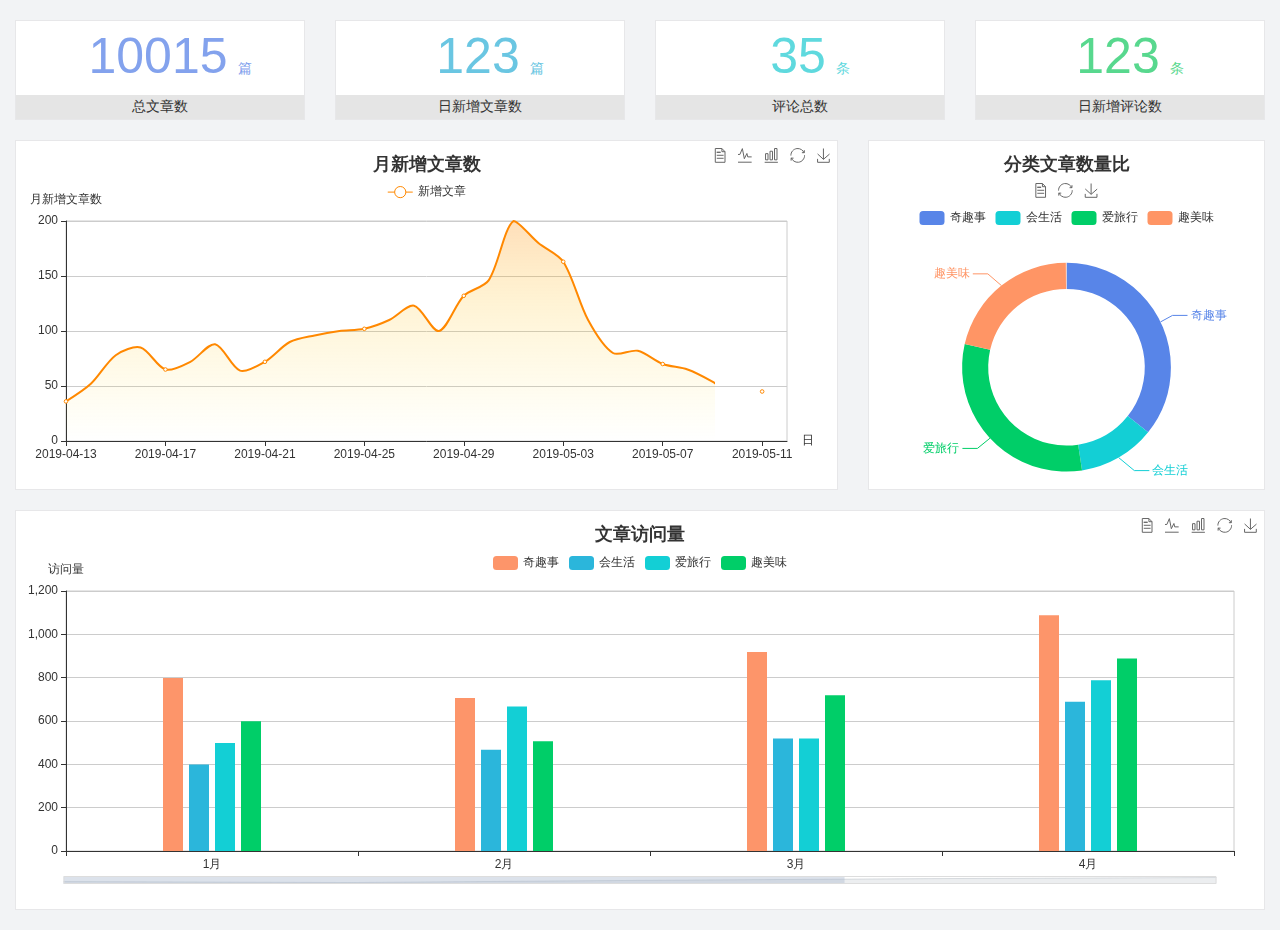
<file: home/dashboard.html>
<!DOCTYPE html>
<html lang="en">

<head>
    <meta charset="UTF-8">
    <meta name="viewport" content="width=device-width, initial-scale=1.0">
    <meta http-equiv="X-UA-Compatible" content="ie=edge">
    <title>图表统计</title>
    <link rel="stylesheet" href="../asset/lib/bootstrap.css" />
    <link rel="stylesheet" href="../asset/lib/main.css" />
    <script src="../asset/lib/jquery.js"></script>
    <script type="text/javascript" src="../asset/lib/echarts.min.js"></script>
</head>

<body>
    <div class="container-fluid">
        <div class="row spannel_list">
            <div class="col-sm-3 col-xs-6">
                <div class="spannel">
                    <em>10015</em><span>篇</span>
                    <b>总文章数</b>
                </div>
            </div>
            <div class="col-sm-3 col-xs-6">
                <div class="spannel scolor01">
                    <em>123</em><span>篇</span>
                    <b>日新增文章数</b>
                </div>
            </div>
            <div class="col-sm-3 col-xs-6">
                <div class="spannel scolor02">
                    <em>35</em><span>条</span>
                    <b>评论总数</b>
                </div>
            </div>
            <div class="col-sm-3 col-xs-6">
                <div class="spannel scolor03">
                    <em>123</em><span>条</span>
                    <b>日新增评论数</b>
                </div>
            </div>
        </div>
    </div>

    <div class="container-fluid">
        <div class="row curve-pie">
            <div class="col-lg-8 col-md-8">
                <div class="gragh_pannel" id="curve_show"></div>
            </div>
            <div class="col-lg-4 col-md-4">
                <div class="gragh_pannel" id="pie_show"></div>
            </div>
        </div>
    </div>

    <div class="container-fluid">
        <div class="column_pannel" id="column_show"></div>
    </div>

    <script>
        var oChart = echarts.init(document.getElementById('curve_show'));
        var aList_all = [
            { 'count': 36, 'date': '2019-04-13' },
            { 'count': 52, 'date': '2019-04-14' },
            { 'count': 78, 'date': '2019-04-15' },
            { 'count': 85, 'date': '2019-04-16' },
            { 'count': 65, 'date': '2019-04-17' },
            { 'count': 72, 'date': '2019-04-18' },
            { 'count': 88, 'date': '2019-04-19' },
            { 'count': 64, 'date': '2019-04-20' },
            { 'count': 72, 'date': '2019-04-21' },
            { 'count': 90, 'date': '2019-04-22' },
            { 'count': 96, 'date': '2019-04-23' },
            { 'count': 100, 'date': '2019-04-24' },
            { 'count': 102, 'date': '2019-04-25' },
            { 'count': 110, 'date': '2019-04-26' },
            { 'count': 123, 'date': '2019-04-27' },
            { 'count': 100, 'date': '2019-04-28' },
            { 'count': 132, 'date': '2019-04-29' },
            { 'count': 146, 'date': '2019-04-30' },
            { 'count': 200, 'date': '2019-05-01' },
            { 'count': 180, 'date': '2019-05-02' },
            { 'count': 163, 'date': '2019-05-03' },
            { 'count': 110, 'date': '2019-05-04' },
            { 'count': 80, 'date': '2019-05-05' },
            { 'count': 82, 'date': '2019-05-06' },
            { 'count': 70, 'date': '2019-05-07' },
            { 'count': 65, 'date': '2019-05-08' },
            { 'count': 54, 'date': '2019-05-09' },
            { 'count': 40, 'date': '2019-05-10' },
            { 'count': 45, 'date': '2019-05-11' },
            { 'count': 38, 'date': '2019-05-12' },
        ];

        let aCount = [];
        let aDate = [];

        for (var i = 0; i < aList_all.length; i++) {
            aCount.push(aList_all[i].count);
            aDate.push(aList_all[i].date);
        }

        var chartopt = {
            title: {
                text: '月新增文章数',
                left: 'center',
                top: '10'
            },
            tooltip: {
                trigger: 'axis'
            },
            legend: {
                data: ['新增文章'],
                top: '40'
            },
            toolbox: {
                show: true,
                feature: {
                    mark: { show: true },
                    dataView: { show: true, readOnly: false },
                    magicType: { show: true, type: ['line', 'bar'] },
                    restore: { show: true },
                    saveAsImage: { show: true }
                }
            },
            calculable: true,
            xAxis: [
                {
                    name: '日',
                    type: 'category',
                    boundaryGap: false,
                    data: aDate
                }
            ],
            yAxis: [
                {
                    name: '月新增文章数',
                    type: 'value'
                }
            ],
            series: [
                {
                    name: '新增文章',
                    type: 'line',
                    smooth: true,
                    itemStyle: { normal: { areaStyle: { type: 'default' }, color: '#f80' }, lineStyle: { color: '#f80' } },
                    data: aCount
                }],
            areaStyle: {
                normal: {
                    color: new echarts.graphic.LinearGradient(0, 0, 0, 1, [{
                        offset: 0,
                        color: 'rgba(255,136,0,0.39)'
                    }, {
                        offset: .34,
                        color: 'rgba(255,180,0,0.25)'
                    }, {
                        offset: 1,
                        color: 'rgba(255,222,0,0.00)'
                    }])

                }
            },
            grid: {
                show: true,
                x: 50,
                x2: 50,
                y: 80,
                height: 220
            }
        };

        oChart.setOption(chartopt);


        var oPie = echarts.init(document.getElementById('pie_show'));
        var oPieopt =
        {
            title: {
                top: 10,
                text: '分类文章数量比',
                x: 'center'
            },
            tooltip: {
                trigger: 'item',
                formatter: "{a} <br/>{b} : {c} ({d}%)"
            },
            color: ['#5885e8', '#13cfd5', '#00ce68', '#ff9565'],
            legend: {
                x: 'center',
                top: 65,
                data: ['奇趣事', '会生活', '爱旅行', '趣美味']
            },
            toolbox: {
                show: true,
                x: 'center',
                top: 35,
                feature: {
                    mark: { show: true },
                    dataView: { show: true, readOnly: false },
                    magicType: {
                        show: true,
                        type: ['pie', 'funnel'],
                        option: {
                            funnel: {
                                x: '25%',
                                width: '50%',
                                funnelAlign: 'left',
                                max: 1548
                            }
                        }
                    },
                    restore: { show: true },
                    saveAsImage: { show: true }
                }
            },
            calculable: true,
            series: [
                {
                    name: '访问来源',
                    type: 'pie',
                    radius: ['45%', '60%'],
                    center: ['50%', '65%'],
                    data: [
                        { value: 300, name: '奇趣事' },
                        { value: 100, name: '会生活' },
                        { value: 260, name: '爱旅行' },
                        { value: 180, name: '趣美味' }
                    ]
                }
            ]
        };
        oPie.setOption(oPieopt);



        var oColumn = this.echarts.init(document.getElementById('column_show'));
        var oColumnopt =
        {
            title: {
                text: '文章访问量',
                left: 'center',
                top: '10'
            },
            tooltip: {
                trigger: 'axis'
            },
            legend: {
                data: ['奇趣事', '会生活', '爱旅行', '趣美味'],
                top: '40'
            },
            toolbox: {
                show: true,
                feature: {
                    mark: { show: true },
                    dataView: { show: true, readOnly: false },
                    magicType: { show: true, type: ['line', 'bar'] },
                    restore: { show: true },
                    saveAsImage: { show: true }
                }
            },
            calculable: true,
            xAxis: [
                {
                    type: 'category',
                    data: ['1月', '2月', '3月', '4月', '5月']
                }
            ],
            yAxis: [
                {
                    name: '访问量',
                    type: 'value'
                }
            ],
            series: [
                {
                    name: '奇趣事',
                    type: 'bar',
                    barWidth: 20,
                    itemStyle: {
                        normal: { areaStyle: { type: 'default' }, color: '#fd956a' }
                    },
                    data: [800, 708, 920, 1090, 1200]
                },
                {
                    name: '会生活',
                    type: 'bar',
                    barWidth: 20,
                    itemStyle: {
                        normal: { areaStyle: { type: 'default' }, color: '#2bb6db' }
                    },
                    data: [400, 468, 520, 690, 800]
                },
                {
                    name: '爱旅行',
                    type: 'bar',
                    barWidth: 20,
                    itemStyle: {
                        normal: { areaStyle: { type: 'default' }, color: '#13cfd5' }
                    },
                    data: [500, 668, 520, 790, 900]
                },
                {
                    name: '趣美味',
                    type: 'bar',
                    barWidth: 20,
                    itemStyle: {
                        normal: { areaStyle: { type: 'default' }, color: '#00ce68' }
                    },
                    data: [600, 508, 720, 890, 1000]
                }
            ],
            grid: {
                show: true,
                x: 50,
                x2: 30,
                y: 80,
                height: 260
            },
            dataZoom: [//给x轴设置滚动条
                {
                    start: 0,//默认为0
                    end: 100 - 1000 / 31,//默认为100
                    type: 'slider',
                    show: true,
                    xAxisIndex: [0],
                    handleSize: 0,//滑动条的 左右2个滑动条的大小
                    height: 8,//组件高度
                    left: 45, //左边的距离
                    right: 50,//右边的距离
                    bottom: 26,//右边的距离
                    handleColor: '#ddd',//h滑动图标的颜色
                    handleStyle: {
                        borderColor: "#cacaca",
                        borderWidth: "1",
                        shadowBlur: 2,
                        background: "#ddd",
                        shadowColor: "#ddd",
                    }
                }]
        };
        oColumn.setOption(oColumnopt);
    </script>
</body>

</html>
</file>
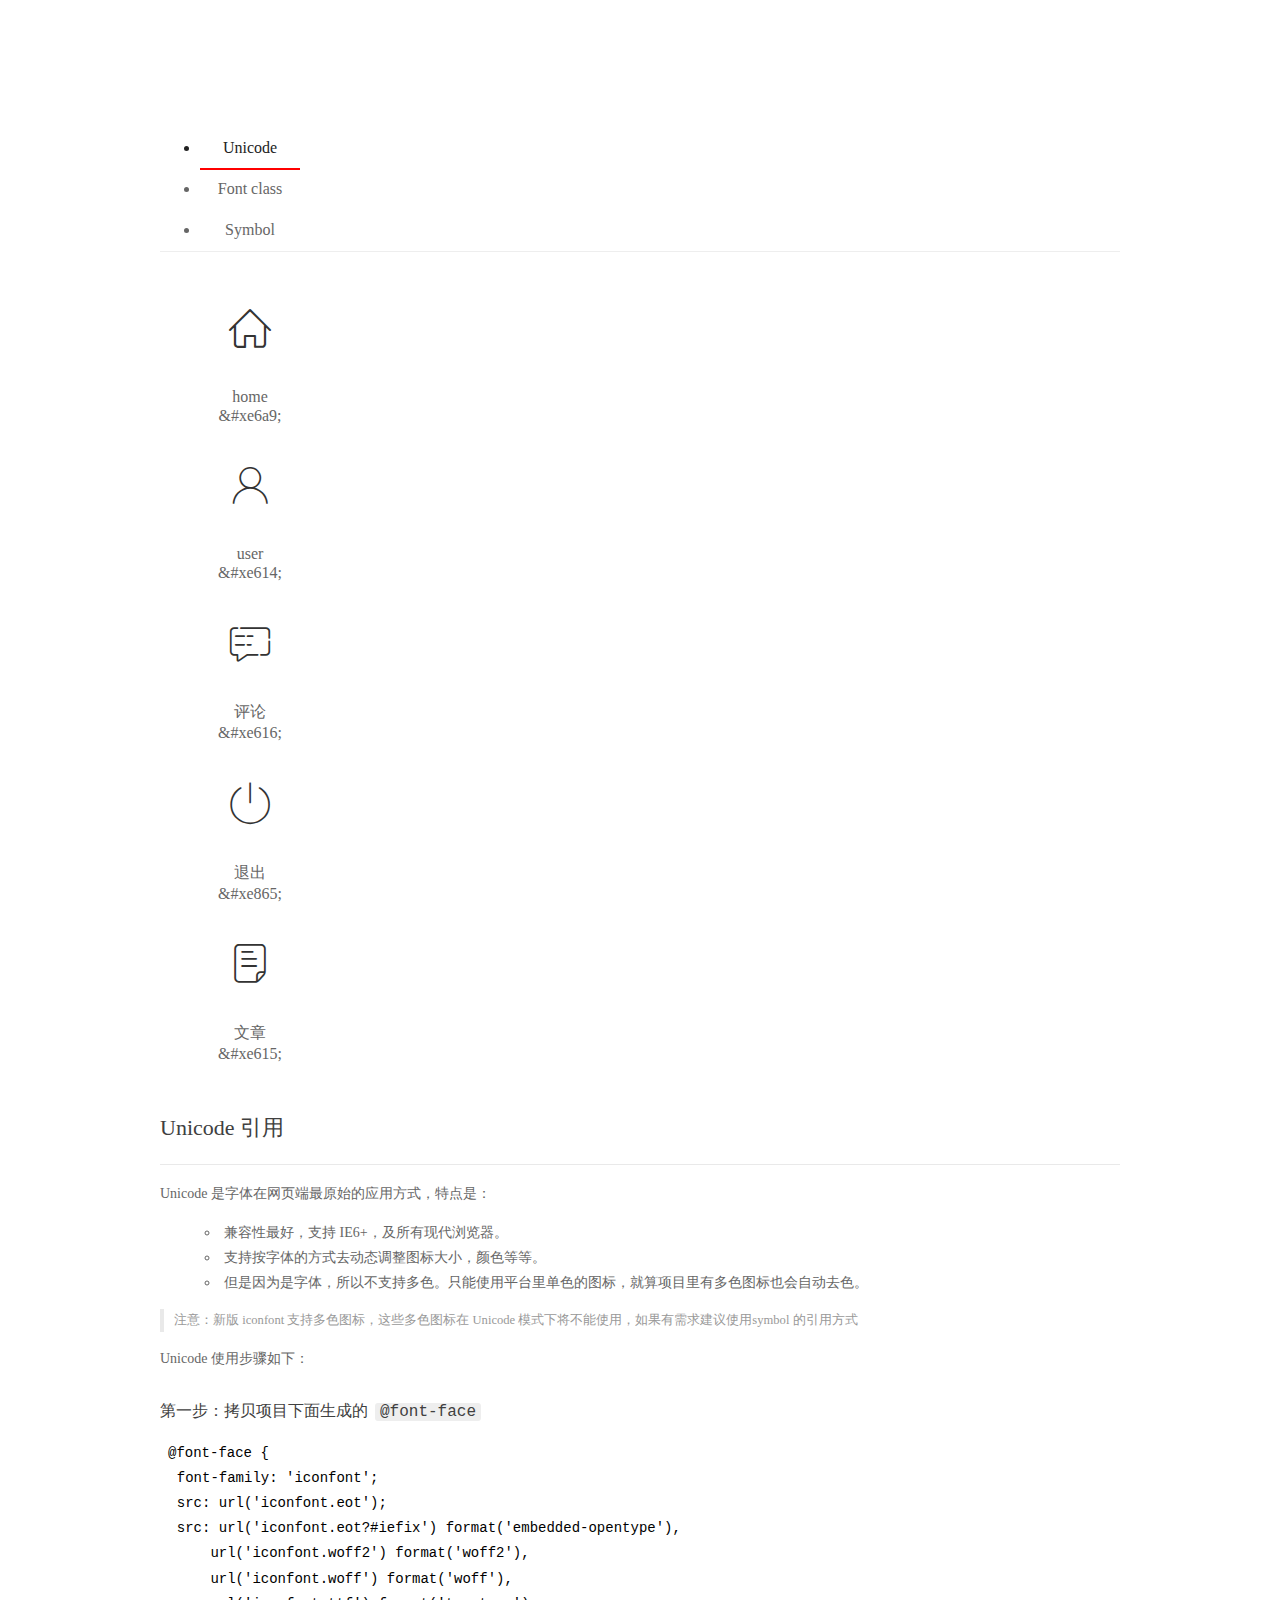
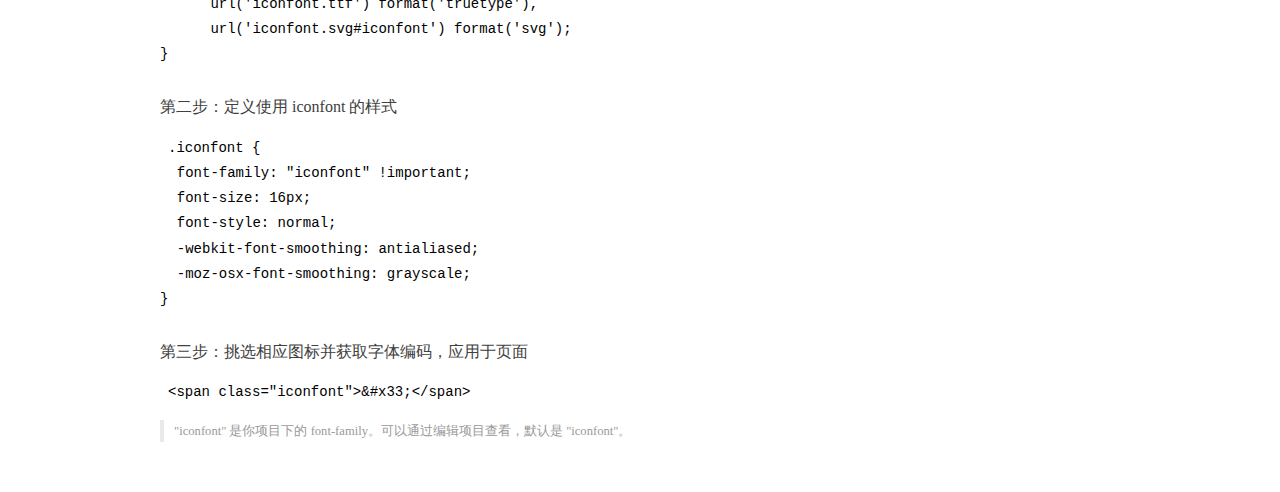
<file: asset/fonts/demo_index.html>
<!DOCTYPE html>
<html>
<head>
  <meta charset="utf-8"/>
  <title>IconFont Demo</title>
  <link rel="shortcut icon" href="https://gtms04.alicdn.com/tps/i4/TB1_oz6GVXXXXaFXpXXJDFnIXXX-64-64.ico" type="image/x-icon"/>
  <link rel="stylesheet" href="https://g.alicdn.com/thx/cube/1.3.2/cube.min.css">
  <link rel="stylesheet" href="demo.css">
  <link rel="stylesheet" href="iconfont.css">
  <script src="iconfont.js"></script>
  <!-- jQuery -->
  <script src="https://a1.alicdn.com/oss/uploads/2018/12/26/7bfddb60-08e8-11e9-9b04-53e73bb6408b.js"></script>
  <!-- 代码高亮 -->
  <script src="https://a1.alicdn.com/oss/uploads/2018/12/26/a3f714d0-08e6-11e9-8a15-ebf944d7534c.js"></script>
</head>
<body>
  <div class="main">
    <h1 class="logo"><a href="https://www.iconfont.cn/" title="iconfont 首页" target="_blank">&#xe86b;</a></h1>
    <div class="nav-tabs">
      <ul id="tabs" class="dib-box">
        <li class="dib active"><span>Unicode</span></li>
        <li class="dib"><span>Font class</span></li>
        <li class="dib"><span>Symbol</span></li>
      </ul>
      
    </div>
    <div class="tab-container">
      <div class="content unicode" style="display: block;">
          <ul class="icon_lists dib-box">
          
            <li class="dib">
              <span class="icon iconfont">&#xe6a9;</span>
                <div class="name">home</div>
                <div class="code-name">&amp;#xe6a9;</div>
              </li>
          
            <li class="dib">
              <span class="icon iconfont">&#xe614;</span>
                <div class="name">user</div>
                <div class="code-name">&amp;#xe614;</div>
              </li>
          
            <li class="dib">
              <span class="icon iconfont">&#xe616;</span>
                <div class="name">评论</div>
                <div class="code-name">&amp;#xe616;</div>
              </li>
          
            <li class="dib">
              <span class="icon iconfont">&#xe865;</span>
                <div class="name">退出</div>
                <div class="code-name">&amp;#xe865;</div>
              </li>
          
            <li class="dib">
              <span class="icon iconfont">&#xe615;</span>
                <div class="name">文章</div>
                <div class="code-name">&amp;#xe615;</div>
              </li>
          
          </ul>
          <div class="article markdown">
          <h2 id="unicode-">Unicode 引用</h2>
          <hr>

          <p>Unicode 是字体在网页端最原始的应用方式，特点是：</p>
          <ul>
            <li>兼容性最好，支持 IE6+，及所有现代浏览器。</li>
            <li>支持按字体的方式去动态调整图标大小，颜色等等。</li>
            <li>但是因为是字体，所以不支持多色。只能使用平台里单色的图标，就算项目里有多色图标也会自动去色。</li>
          </ul>
          <blockquote>
            <p>注意：新版 iconfont 支持多色图标，这些多色图标在 Unicode 模式下将不能使用，如果有需求建议使用symbol 的引用方式</p>
          </blockquote>
          <p>Unicode 使用步骤如下：</p>
          <h3 id="-font-face">第一步：拷贝项目下面生成的 <code>@font-face</code></h3>
<pre><code class="language-css"
>@font-face {
  font-family: 'iconfont';
  src: url('iconfont.eot');
  src: url('iconfont.eot?#iefix') format('embedded-opentype'),
      url('iconfont.woff2') format('woff2'),
      url('iconfont.woff') format('woff'),
      url('iconfont.ttf') format('truetype'),
      url('iconfont.svg#iconfont') format('svg');
}
</code></pre>
          <h3 id="-iconfont-">第二步：定义使用 iconfont 的样式</h3>
<pre><code class="language-css"
>.iconfont {
  font-family: "iconfont" !important;
  font-size: 16px;
  font-style: normal;
  -webkit-font-smoothing: antialiased;
  -moz-osx-font-smoothing: grayscale;
}
</code></pre>
          <h3 id="-">第三步：挑选相应图标并获取字体编码，应用于页面</h3>
<pre>
<code class="language-html"
>&lt;span class="iconfont"&gt;&amp;#x33;&lt;/span&gt;
</code></pre>
          <blockquote>
            <p>"iconfont" 是你项目下的 font-family。可以通过编辑项目查看，默认是 "iconfont"。</p>
          </blockquote>
          </div>
      </div>
      <div class="content font-class">
        <ul class="icon_lists dib-box">
          
          <li class="dib">
            <span class="icon iconfont icon-home"></span>
            <div class="name">
              home
            </div>
            <div class="code-name">.icon-home
            </div>
          </li>
          
          <li class="dib">
            <span class="icon iconfont icon-user"></span>
            <div class="name">
              user
            </div>
            <div class="code-name">.icon-user
            </div>
          </li>
          
          <li class="dib">
            <span class="icon iconfont icon-pinglun"></span>
            <div class="name">
              评论
            </div>
            <div class="code-name">.icon-pinglun
            </div>
          </li>
          
          <li class="dib">
            <span class="icon iconfont icon-tuichu"></span>
            <div class="name">
              退出
            </div>
            <div class="code-name">.icon-tuichu
            </div>
          </li>
          
          <li class="dib">
            <span class="icon iconfont icon-16"></span>
            <div class="name">
              文章
            </div>
            <div class="code-name">.icon-16
            </div>
          </li>
          
        </ul>
        <div class="article markdown">
        <h2 id="font-class-">font-class 引用</h2>
        <hr>

        <p>font-class 是 Unicode 使用方式的一种变种，主要是解决 Unicode 书写不直观，语意不明确的问题。</p>
        <p>与 Unicode 使用方式相比，具有如下特点：</p>
        <ul>
          <li>兼容性良好，支持 IE8+，及所有现代浏览器。</li>
          <li>相比于 Unicode 语意明确，书写更直观。可以很容易分辨这个 icon 是什么。</li>
          <li>因为使用 class 来定义图标，所以当要替换图标时，只需要修改 class 里面的 Unicode 引用。</li>
          <li>不过因为本质上还是使用的字体，所以多色图标还是不支持的。</li>
        </ul>
        <p>使用步骤如下：</p>
        <h3 id="-fontclass-">第一步：引入项目下面生成的 fontclass 代码：</h3>
<pre><code class="language-html">&lt;link rel="stylesheet" href="./iconfont.css"&gt;
</code></pre>
        <h3 id="-">第二步：挑选相应图标并获取类名，应用于页面：</h3>
<pre><code class="language-html">&lt;span class="iconfont icon-xxx"&gt;&lt;/span&gt;
</code></pre>
        <blockquote>
          <p>"
            iconfont" 是你项目下的 font-family。可以通过编辑项目查看，默认是 "iconfont"。</p>
        </blockquote>
      </div>
      </div>
      <div class="content symbol">
          <ul class="icon_lists dib-box">
          
            <li class="dib">
                <svg class="icon svg-icon" aria-hidden="true">
                  <use xlink:href="#icon-home"></use>
                </svg>
                <div class="name">home</div>
                <div class="code-name">#icon-home</div>
            </li>
          
            <li class="dib">
                <svg class="icon svg-icon" aria-hidden="true">
                  <use xlink:href="#icon-user"></use>
                </svg>
                <div class="name">user</div>
                <div class="code-name">#icon-user</div>
            </li>
          
            <li class="dib">
                <svg class="icon svg-icon" aria-hidden="true">
                  <use xlink:href="#icon-pinglun"></use>
                </svg>
                <div class="name">评论</div>
                <div class="code-name">#icon-pinglun</div>
            </li>
          
            <li class="dib">
                <svg class="icon svg-icon" aria-hidden="true">
                  <use xlink:href="#icon-tuichu"></use>
                </svg>
                <div class="name">退出</div>
                <div class="code-name">#icon-tuichu</div>
            </li>
          
            <li class="dib">
                <svg class="icon svg-icon" aria-hidden="true">
                  <use xlink:href="#icon-16"></use>
                </svg>
                <div class="name">文章</div>
                <div class="code-name">#icon-16</div>
            </li>
          
          </ul>
          <div class="article markdown">
          <h2 id="symbol-">Symbol 引用</h2>
          <hr>

          <p>这是一种全新的使用方式，应该说这才是未来的主流，也是平台目前推荐的用法。相关介绍可以参考这篇<a href="">文章</a>
            这种用法其实是做了一个 SVG 的集合，与另外两种相比具有如下特点：</p>
          <ul>
            <li>支持多色图标了，不再受单色限制。</li>
            <li>通过一些技巧，支持像字体那样，通过 <code>font-size</code>, <code>color</code> 来调整样式。</li>
            <li>兼容性较差，支持 IE9+，及现代浏览器。</li>
            <li>浏览器渲染 SVG 的性能一般，还不如 png。</li>
          </ul>
          <p>使用步骤如下：</p>
          <h3 id="-symbol-">第一步：引入项目下面生成的 symbol 代码：</h3>
<pre><code class="language-html">&lt;script src="./iconfont.js"&gt;&lt;/script&gt;
</code></pre>
          <h3 id="-css-">第二步：加入通用 CSS 代码（引入一次就行）：</h3>
<pre><code class="language-html">&lt;style&gt;
.icon {
  width: 1em;
  height: 1em;
  vertical-align: -0.15em;
  fill: currentColor;
  overflow: hidden;
}
&lt;/style&gt;
</code></pre>
          <h3 id="-">第三步：挑选相应图标并获取类名，应用于页面：</h3>
<pre><code class="language-html">&lt;svg class="icon" aria-hidden="true"&gt;
  &lt;use xlink:href="#icon-xxx"&gt;&lt;/use&gt;
&lt;/svg&gt;
</code></pre>
          </div>
      </div>

    </div>
  </div>
  <script>
  $(document).ready(function () {
      $('.tab-container .content:first').show()

      $('#tabs li').click(function (e) {
        var tabContent = $('.tab-container .content')
        var index = $(this).index()

        if ($(this).hasClass('active')) {
          return
        } else {
          $('#tabs li').removeClass('active')
          $(this).addClass('active')

          tabContent.hide().eq(index).fadeIn()
        }
      })
    })
  </script>
</body>
</html>
</file>
<file: asset/lib/main.css>
body{
    font-family:'MicroSoft YaHei';
    background-color: #f2f3f5;
}
.main_wrap{
    position:fixed;
    width:100%;
    height:100%;
    left:0px;
    top:0px;
    background:url('../images/login_bg.jpg'); 
    background-size:100% 100%; 
  }
.header{
    width:1200px;
    overflow: hidden;
    margin:20px auto 0;
}
.heade .logo{
    float: left;
}
.header .copyright{
    float:right;
    font-size:12px;
    color:#fff;
    text-align:right;
    line-height:20px;
    margin-top:10px;
}
.login_form_con{
    position:absolute;
    left:50%;
    top:50%;
    margin-left:-200px;
    margin-top:-155px;
    width:400px;
    height:310px;
    background-color: #edeff0;
}

.login_form{
    position: relative;
}

.login_form .icon-user{
    position:absolute;
    font-size:16px;
    color:#999;
    left:46px;
    top:12px;
}
.login_form .icon-key{
    position:absolute;
    font-size:18px;
    color:#999;
    left:46px;
    top:78px;
}
.login_title{
    height:60px;
    background:url('../images/login_title.png') center center no-repeat #fff;
}
.input_txt,.input_pass,.input_sub{
    display:block;
    width:334px;
    height:37px;
    padding:0px;
    text-indent:40px;
    border:1px solid #ddd;
    margin:27px auto 0;
    outline:none;
}
.input_sub{
    margin-top:40px;
    height:42px;
    background-color: #19b9e7;
    text-indent:0px;
    font-size:18px;
    color:#fff;
    cursor: pointer;
}
.input_sub:hover{
    background-color: #08a0cc;
}

.sider{
    position:fixed;
    left:0;
    top:0;
    bottom:0;
    width:210px;
    background-color: #323745;
}
.sider .logo{
    display:block;
    height:56px;
    background-color: #242732;
    overflow: hidden;
}
.sider .logo img{
    display:block;
    margin:6px auto 0;
}
.user_info{
    height:79px;
    border-bottom:1px solid #5a5e6b;
}

.user_info img{
    float: left;
    width:40px;
    height:40px;
    border-radius:20px;
    margin:19px 0 0 30px;
}
.user_info span{
    float: left;
    width:120px;
    font-size:12px;
    color:#fff;
    margin:23px 0 0 20px;
}
.user_info b{
    float: left;
    width: 120px;
    font-weight:normal;
    font-size:12px;
    color:#adafb5;
    margin:2px 0 0 20px;
}

.menu .level01{
    height:50px;
    line-height:50px;
}
.menu .level01 a{
    display:block;
    height:50px;
    font-size:12px;
    color:#adafb5;
    overflow: hidden;
}
.menu .level01.active a{
    background-color: #1378f0;
    color:#fff;
}
.menu .level01.active i{
    color:#fff;
}

.menu .level01 a:hover{
    background-color: #1378f0;
    color:#fff;
}
.menu .level01 a:hover i{
    color:#fff;
}
.menu .level01 i{
    color:#61646f;
    font-size:22px;
    float: left;
    margin-left:26px;
}
.menu .level01 span{
    float: left;
    margin-left:10px;
}
.menu .level01 b{
    float: right;
    margin-right:20px;
    font-weight:normal;
    transform:rotate(90deg);
    transition:all 500ms ease;
}

.menu .level01 .rotate0{
    transform:rotate(0deg);
}

.menu .level02{
    background: #242732;
    display:none;
}


.menu .level02 li{
    height:40px;
    line-height:40px;
}
.menu .level02 li a{
    display:block;
    height:40px;
    font-size:12px;
    color:#adafb5;
    overflow: hidden;
}

.menu .level02 li a:hover{
    background-color: #1378f0;
    color:#fff;
}

.menu .level02 li i{
    font-size:12px;
    float: left;
    margin-left:60px;
}
.menu .level02 li span{
    font-size:12px;
    float: left;
    margin-left:5px;
}

.menu .level02 .active a{
    color:#ffae00;
}

.header_bar{
    position:fixed;
    left:210px;
    right:0;
    top:0;
    height:56px;
    background-color: #fff;
}

.main{
    position:fixed;
    left:210px;
    top:56px;
    right:0;
    bottom:0;
    background-color: #f2f3f5;
}

.search_form{
    width:218px;
    height:33px;
    border:1px solid #ddd;
    background-color: #f2f3f5;
    border-radius:16px;
    float: left;
    margin:12px 0 0 27px;
}

.search_form input{
    padding:0px;
    margin:0px;
    border:0px;
    float: left;
    background-color: #f2f3f5;
    font-size:12px;
    width:175px;
    height:31px;
    margin-left:12px;
    outline:none;
   
}

.search_form .icon-search{
    line-height:33px;
    cursor: pointer;
    font-size:18px;
    color:#abaebb;
}
.user_center_link{
    float:right;

}
.user_center_link a{
    line-height:56px;
    font-size:12px;
    color:#999;
    margin-right:15px;
}
.user_center_link a:hover{
    color:#ffae00
}

.user_center_link img{
    width:42px;
    height:42px;
    border-radius:32px;
    margin-right:10px;
}

.spannel_list{
    margin-top:20px;
}

.spannel{
	height:100px;
	overflow:hidden;
	text-align:center;
    position:relative;
    background-color: #fff;
    border:1px solid #e7e7e9;
    margin-bottom:20px;
}

.spannel em{
    font-style:normal;
	font-size:50px;
	line-height:50px;
	display:inline-block;
	margin:10px 0 0 20px;
	font-family:'Arial';
	color:#83a2ed;
}

.spannel span{
	font-size:14px;
	display:inline-block;
	color:#83a2ed;
	margin-left:10px;
}

.spannel b{
	position:absolute;
	left:0;
	bottom:0;
	width:100%;
	line-height:24px;
	background:#e5e5e5;
	color:#333;
	font-size:14px;
	font-weight:normal;
}

.scolor01 em,.scolor01 span{
	color:#6ac6e2;
}

.scolor02 em,.scolor02 span{
	color:#5fd9de;
}

.scolor03 em,.scolor03 span{
	color:#58d88e;
}


.gragh_pannel{
    height:350px;
    border:1px solid #e7e7e9;
    background-color: #fff!important; 
    margin-bottom:20px;  
}

.column_pannel{
    margin-bottom:20px;
    height:400px;
    border:1px solid #e7e7e9;
    background-color: #fff!important;   
}

.common_title{
    line-height:42px;
    background-color: #fbfbfb;
    border:1px solid #e7e7e9;
    margin-top:20px;
    text-indent: 15px;
    font-size:14px;
    color:#333;
}

.common_con{
    border:1px solid #e7e7e9;
    border-top:0px;
    background-color: #fff;
    padding-bottom:20px;
    margin-bottom:20px;
}
.opt_btns{
    margin-top:20px;
}

.mp20{
    margin-top:20px;
}

.pagination{   
   margin:0;
}

.article_form{
    margin-top:20px;
}

.form-group{
    margin-bottom:25px;
}

.form-group label{
    font-weight:normal;
    color:#666;
}

.icon-icondate{
    line-height:16px;
}

.user_pic{
    width:100px;
    height:100px;
    margin-bottom:10px;
}

.article_cover{
    width:200px;
    height:200px;
    margin-bottom:10px;
}
</file>
<file: asset/fonts/demo.css>
/* Logo 字体 */
@font-face {
  font-family: "iconfont logo";
  src: url('https://at.alicdn.com/t/font_985780_km7mi63cihi.eot?t=1545807318834');
  src: url('https://at.alicdn.com/t/font_985780_km7mi63cihi.eot?t=1545807318834#iefix') format('embedded-opentype'),
    url('https://at.alicdn.com/t/font_985780_km7mi63cihi.woff?t=1545807318834') format('woff'),
    url('https://at.alicdn.com/t/font_985780_km7mi63cihi.ttf?t=1545807318834') format('truetype'),
    url('https://at.alicdn.com/t/font_985780_km7mi63cihi.svg?t=1545807318834#iconfont') format('svg');
}

.logo {
  font-family: "iconfont logo";
  font-size: 160px;
  font-style: normal;
  -webkit-font-smoothing: antialiased;
  -moz-osx-font-smoothing: grayscale;
}

/* tabs */
.nav-tabs {
  position: relative;
}

.nav-tabs .nav-more {
  position: absolute;
  right: 0;
  bottom: 0;
  height: 42px;
  line-height: 42px;
  color: #666;
}

#tabs {
  border-bottom: 1px solid #eee;
}

#tabs li {
  cursor: pointer;
  width: 100px;
  height: 40px;
  line-height: 40px;
  text-align: center;
  font-size: 16px;
  border-bottom: 2px solid transparent;
  position: relative;
  z-index: 1;
  margin-bottom: -1px;
  color: #666;
}


#tabs .active {
  border-bottom-color: #f00;
  color: #222;
}

.tab-container .content {
  display: none;
}

/* 页面布局 */
.main {
  padding: 30px 100px;
  width: 960px;
  margin: 0 auto;
}

.main .logo {
  color: #333;
  text-align: left;
  margin-bottom: 30px;
  line-height: 1;
  height: 110px;
  margin-top: -50px;
  overflow: hidden;
  *zoom: 1;
}

.main .logo a {
  font-size: 160px;
  color: #333;
}

.helps {
  margin-top: 40px;
}

.helps pre {
  padding: 20px;
  margin: 10px 0;
  border: solid 1px #e7e1cd;
  background-color: #fffdef;
  overflow: auto;
}

.icon_lists {
  width: 100% !important;
  overflow: hidden;
  *zoom: 1;
}

.icon_lists li {
  width: 100px;
  margin-bottom: 10px;
  margin-right: 20px;
  text-align: center;
  list-style: none !important;
  cursor: default;
}

.icon_lists li .code-name {
  line-height: 1.2;
}

.icon_lists .icon {
  display: block;
  height: 100px;
  line-height: 100px;
  font-size: 42px;
  margin: 10px auto;
  color: #333;
  -webkit-transition: font-size 0.25s linear, width 0.25s linear;
  -moz-transition: font-size 0.25s linear, width 0.25s linear;
  transition: font-size 0.25s linear, width 0.25s linear;
}

.icon_lists .icon:hover {
  font-size: 100px;
}

.icon_lists .svg-icon {
  /* 通过设置 font-size 来改变图标大小 */
  width: 1em;
  /* 图标和文字相邻时，垂直对齐 */
  vertical-align: -0.15em;
  /* 通过设置 color 来改变 SVG 的颜色/fill */
  fill: currentColor;
  /* path 和 stroke 溢出 viewBox 部分在 IE 下会显示
      normalize.css 中也包含这行 */
  overflow: hidden;
}

.icon_lists li .name,
.icon_lists li .code-name {
  color: #666;
}

/* markdown 样式 */
.markdown {
  color: #666;
  font-size: 14px;
  line-height: 1.8;
}

.highlight {
  line-height: 1.5;
}

.markdown img {
  vertical-align: middle;
  max-width: 100%;
}

.markdown h1 {
  color: #404040;
  font-weight: 500;
  line-height: 40px;
  margin-bottom: 24px;
}

.markdown h2,
.markdown h3,
.markdown h4,
.markdown h5,
.markdown h6 {
  color: #404040;
  margin: 1.6em 0 0.6em 0;
  font-weight: 500;
  clear: both;
}

.markdown h1 {
  font-size: 28px;
}

.markdown h2 {
  font-size: 22px;
}

.markdown h3 {
  font-size: 16px;
}

.markdown h4 {
  font-size: 14px;
}

.markdown h5 {
  font-size: 12px;
}

.markdown h6 {
  font-size: 12px;
}

.markdown hr {
  height: 1px;
  border: 0;
  background: #e9e9e9;
  margin: 16px 0;
  clear: both;
}

.markdown p {
  margin: 1em 0;
}

.markdown>p,
.markdown>blockquote,
.markdown>.highlight,
.markdown>ol,
.markdown>ul {
  width: 80%;
}

.markdown ul>li {
  list-style: circle;
}

.markdown>ul li,
.markdown blockquote ul>li {
  margin-left: 20px;
  padding-left: 4px;
}

.markdown>ul li p,
.markdown>ol li p {
  margin: 0.6em 0;
}

.markdown ol>li {
  list-style: decimal;
}

.markdown>ol li,
.markdown blockquote ol>li {
  margin-left: 20px;
  padding-left: 4px;
}

.markdown code {
  margin: 0 3px;
  padding: 0 5px;
  background: #eee;
  border-radius: 3px;
}

.markdown strong,
.markdown b {
  font-weight: 600;
}

.markdown>table {
  border-collapse: collapse;
  border-spacing: 0px;
  empty-cells: show;
  border: 1px solid #e9e9e9;
  width: 95%;
  margin-bottom: 24px;
}

.markdown>table th {
  white-space: nowrap;
  color: #333;
  font-weight: 600;
}

.markdown>table th,
.markdown>table td {
  border: 1px solid #e9e9e9;
  padding: 8px 16px;
  text-align: left;
}

.markdown>table th {
  background: #F7F7F7;
}

.markdown blockquote {
  font-size: 90%;
  color: #999;
  border-left: 4px solid #e9e9e9;
  padding-left: 0.8em;
  margin: 1em 0;
}

.markdown blockquote p {
  margin: 0;
}

.markdown .anchor {
  opacity: 0;
  transition: opacity 0.3s ease;
  margin-left: 8px;
}

.markdown .waiting {
  color: #ccc;
}

.markdown h1:hover .anchor,
.markdown h2:hover .anchor,
.markdown h3:hover .anchor,
.markdown h4:hover .anchor,
.markdown h5:hover .anchor,
.markdown h6:hover .anchor {
  opacity: 1;
  display: inline-block;
}

.markdown>br,
.markdown>p>br {
  clear: both;
}


.hljs {
  display: block;
  background: white;
  padding: 0.5em;
  color: #333333;
  overflow-x: auto;
}

.hljs-comment,
.hljs-meta {
  color: #969896;
}

.hljs-string,
.hljs-variable,
.hljs-template-variable,
.hljs-strong,
.hljs-emphasis,
.hljs-quote {
  color: #df5000;
}

.hljs-keyword,
.hljs-selector-tag,
.hljs-type {
  color: #a71d5d;
}

.hljs-literal,
.hljs-symbol,
.hljs-bullet,
.hljs-attribute {
  color: #0086b3;
}

.hljs-section,
.hljs-name {
  color: #63a35c;
}

.hljs-tag {
  color: #333333;
}

.hljs-title,
.hljs-attr,
.hljs-selector-id,
.hljs-selector-class,
.hljs-selector-attr,
.hljs-selector-pseudo {
  color: #795da3;
}

.hljs-addition {
  color: #55a532;
  background-color: #eaffea;
}

.hljs-deletion {
  color: #bd2c00;
  background-color: #ffecec;
}

.hljs-link {
  text-decoration: underline;
}

/* 代码高亮 */
/* PrismJS 1.15.0
https://prismjs.com/download.html#themes=prism&languages=markup+css+clike+javascript */
/**
 * prism.js default theme for JavaScript, CSS and HTML
 * Based on dabblet (http://dabblet.com)
 * @author Lea Verou
 */
code[class*="language-"],
pre[class*="language-"] {
  color: black;
  background: none;
  text-shadow: 0 1px white;
  font-family: Consolas, Monaco, 'Andale Mono', 'Ubuntu Mono', monospace;
  text-align: left;
  white-space: pre;
  word-spacing: normal;
  word-break: normal;
  word-wrap: normal;
  line-height: 1.5;

  -moz-tab-size: 4;
  -o-tab-size: 4;
  tab-size: 4;

  -webkit-hyphens: none;
  -moz-hyphens: none;
  -ms-hyphens: none;
  hyphens: none;
}

pre[class*="language-"]::-moz-selection,
pre[class*="language-"] ::-moz-selection,
code[class*="language-"]::-moz-selection,
code[class*="language-"] ::-moz-selection {
  text-shadow: none;
  background: #b3d4fc;
}

pre[class*="language-"]::selection,
pre[class*="language-"] ::selection,
code[class*="language-"]::selection,
code[class*="language-"] ::selection {
  text-shadow: none;
  background: #b3d4fc;
}

@media print {

  code[class*="language-"],
  pre[class*="language-"] {
    text-shadow: none;
  }
}

/* Code blocks */
pre[class*="language-"] {
  padding: 1em;
  margin: .5em 0;
  overflow: auto;
}

:not(pre)>code[class*="language-"],
pre[class*="language-"] {
  background: #f5f2f0;
}

/* Inline code */
:not(pre)>code[class*="language-"] {
  padding: .1em;
  border-radius: .3em;
  white-space: normal;
}

.token.comment,
.token.prolog,
.token.doctype,
.token.cdata {
  color: slategray;
}

.token.punctuation {
  color: #999;
}

.namespace {
  opacity: .7;
}

.token.property,
.token.tag,
.token.boolean,
.token.number,
.token.constant,
.token.symbol,
.token.deleted {
  color: #905;
}

.token.selector,
.token.attr-name,
.token.string,
.token.char,
.token.builtin,
.token.inserted {
  color: #690;
}

.token.operator,
.token.entity,
.token.url,
.language-css .token.string,
.style .token.string {
  color: #9a6e3a;
  background: hsla(0, 0%, 100%, .5);
}

.token.atrule,
.token.attr-value,
.token.keyword {
  color: #07a;
}

.token.function,
.token.class-name {
  color: #DD4A68;
}

.token.regex,
.token.important,
.token.variable {
  color: #e90;
}

.token.important,
.token.bold {
  font-weight: bold;
}

.token.italic {
  font-style: italic;
}

.token.entity {
  cursor: help;
}
</file>
<file: asset/fonts/iconfont.css>
@font-face {font-family: "iconfont";
  src: url('iconfont.eot?t=1576139966484'); /* IE9 */
  src: url('iconfont.eot?t=1576139966484#iefix') format('embedded-opentype'), /* IE6-IE8 */
  url('[data-uri]') format('woff2'),
  url('iconfont.woff?t=1576139966484') format('woff'),
  url('iconfont.ttf?t=1576139966484') format('truetype'), /* chrome, firefox, opera, Safari, Android, iOS 4.2+ */
  url('iconfont.svg?t=1576139966484#iconfont') format('svg'); /* iOS 4.1- */
}

.iconfont {
  font-family: "iconfont" !important;
  font-size: 16px;
  font-style: normal;
  -webkit-font-smoothing: antialiased;
  -moz-osx-font-smoothing: grayscale;
}

.icon-home:before {
  content: "\e6a9";
}

.icon-user:before {
  content: "\e614";
}

.icon-pinglun:before {
  content: "\e616";
}

.icon-tuichu:before {
  content: "\e865";
}

.icon-16:before {
  content: "\e615";
}
</file>
